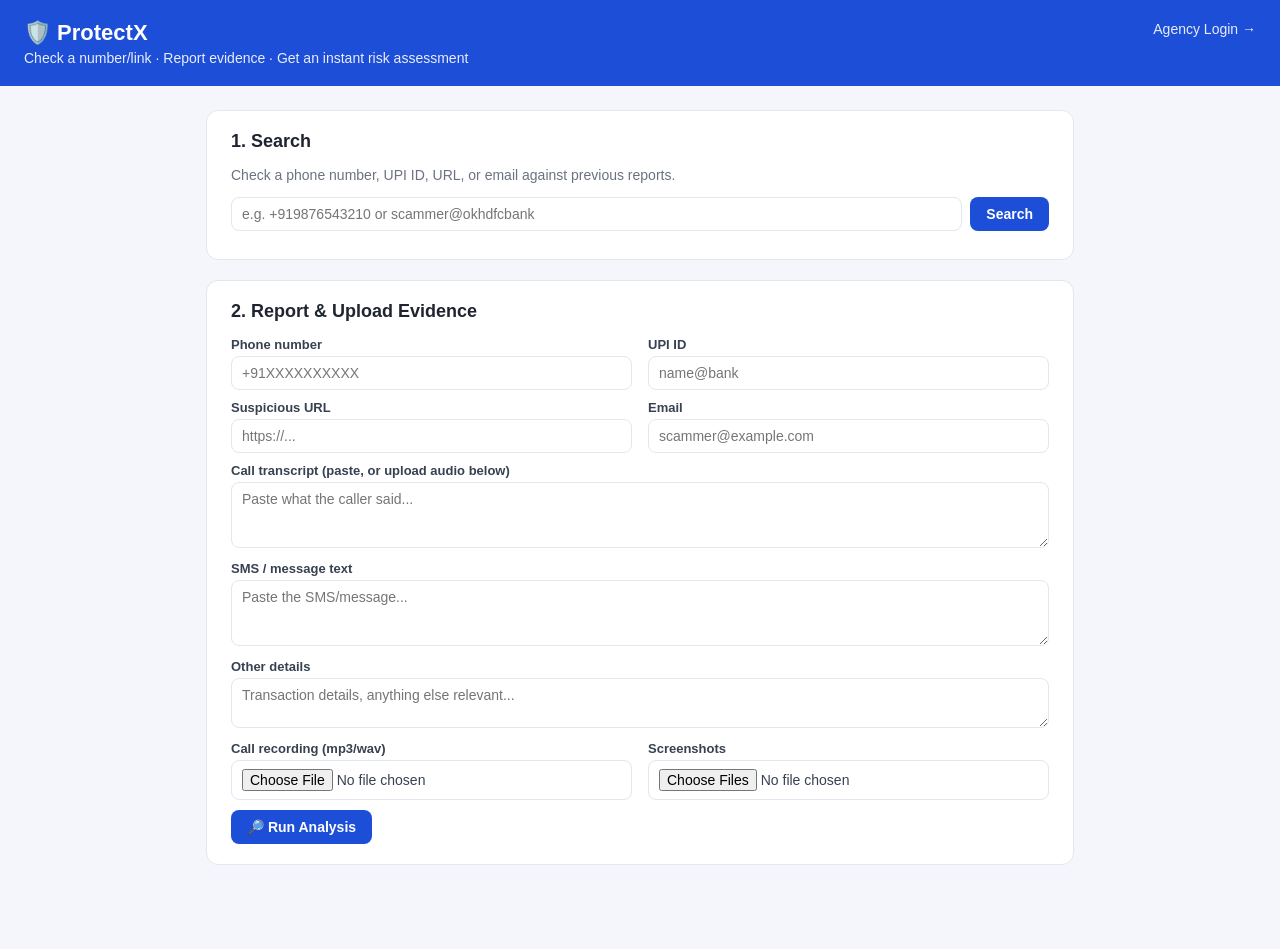
<file: frontend/index.html>
<!DOCTYPE html>
<html lang="en">
<head>
<meta charset="UTF-8" />
<meta name="viewport" content="width=device-width, initial-scale=1.0" />
<title>ProtectX — Check &amp; Report Fraud</title>
<link rel="stylesheet" href="style.css" />
</head>
<body>
<header class="topbar">
  <h1>🛡️ ProtectX</h1>
  <p>Check a number/link · Report evidence · Get an instant risk assessment</p>
  <nav><a href="agency.html">Agency Login →</a></nav>
</header>

<main class="container">

  <!-- SEARCH -->
  <section class="card">
    <h2>1. Search</h2>
    <p class="muted">Check a phone number, UPI ID, URL, or email against previous reports.</p>
    <div class="row">
      <input id="searchInput" type="text" placeholder="e.g. +919876543210 or scammer@okhdfcbank" />
      <button onclick="doSearch()">Search</button>
    </div>
    <div id="searchResult" class="result-box hidden"></div>
  </section>

  <!-- REPORT -->
  <section class="card">
    <h2>2. Report &amp; Upload Evidence</h2>
    <form id="reportForm">
      <div class="grid2">
        <label>Phone number
          <input name="phone_number" type="text" placeholder="+91XXXXXXXXXX" />
        </label>
        <label>UPI ID
          <input name="upi_id" type="text" placeholder="name@bank" />
        </label>
        <label>Suspicious URL
          <input name="reported_url" type="text" placeholder="https://..." />
        </label>
        <label>Email
          <input name="email" type="text" placeholder="scammer@example.com" />
        </label>
      </div>

      <label>Call transcript (paste, or upload audio below)
        <textarea name="call_transcript_text" rows="3" placeholder="Paste what the caller said..."></textarea>
      </label>

      <label>SMS / message text
        <textarea name="sms_text" rows="3" placeholder="Paste the SMS/message..."></textarea>
      </label>

      <label>Other details
        <textarea name="other_details" rows="2" placeholder="Transaction details, anything else relevant..."></textarea>
      </label>

      <div class="grid2">
        <label>Call recording (mp3/wav)
          <input name="audio" type="file" accept="audio/*" />
        </label>
        <label>Screenshots
          <input name="screenshots" type="file" accept="image/*" multiple />
        </label>
      </div>

      <button type="submit">🔎 Run Analysis</button>
    </form>

    <div id="reportLoading" class="hidden muted">Analyzing evidence… this can take a moment.</div>
  </section>

  <!-- RESULTS -->
  <section id="resultsSection" class="card hidden">
    <h2>3. Results</h2>
    <div id="resultsBox"></div>
  </section>

</main>

<script src="app.js"></script>
</body>
</html>
</file>
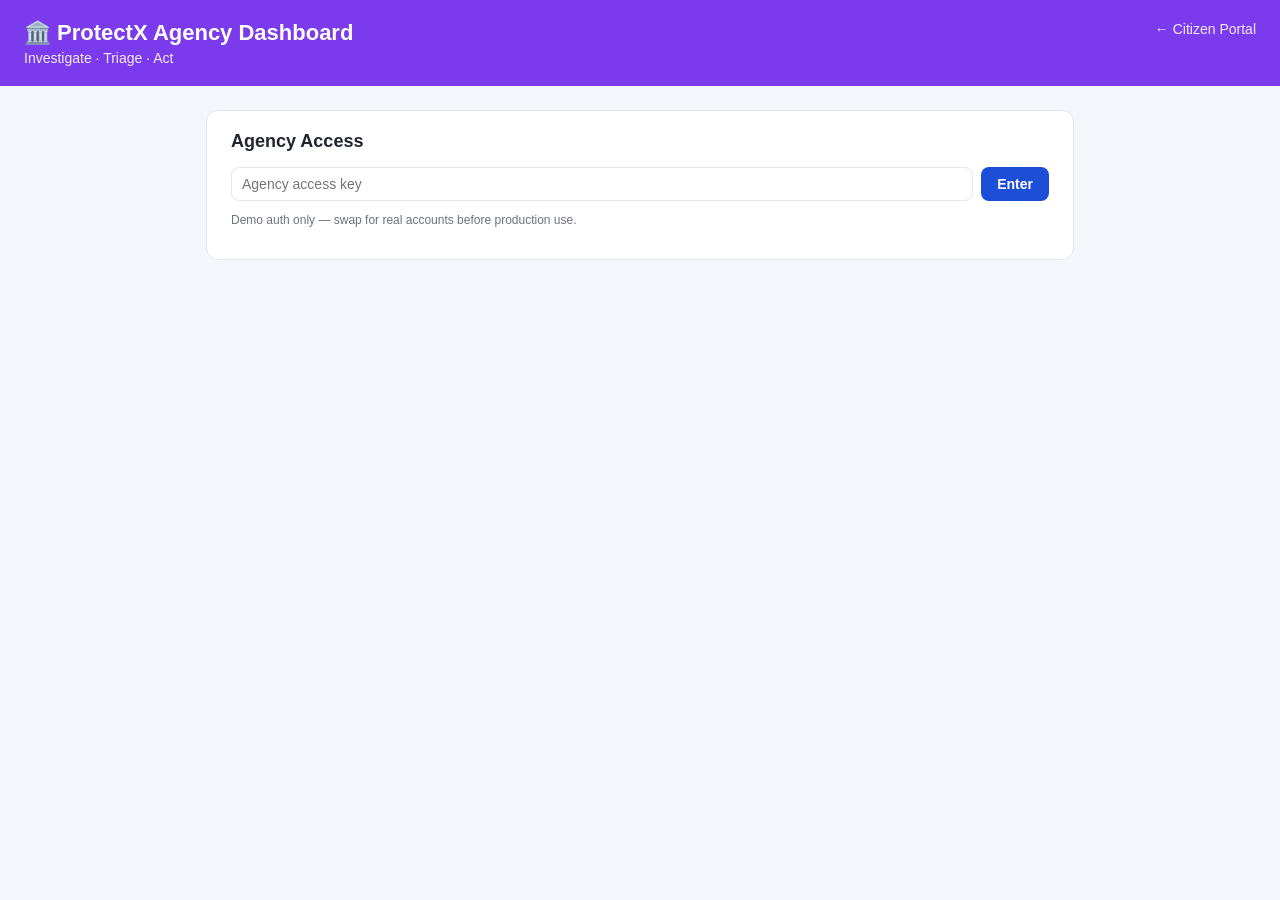
<file: frontend/agency.html>
<!DOCTYPE html>
<html lang="en">
<head>
<meta charset="UTF-8" />
<meta name="viewport" content="width=device-width, initial-scale=1.0" />
<title>ProtectX — Agency Dashboard</title>
<link rel="stylesheet" href="style.css" />
</head>
<body>
<header class="topbar agency">
  <h1>🏛️ ProtectX Agency Dashboard</h1>
  <p>Investigate · Triage · Act</p>
  <nav><a href="index.html">← Citizen Portal</a></nav>
</header>

<main class="container">

  <!-- LOGIN -->
  <section id="loginSection" class="card">
    <h2>Agency Access</h2>
    <div class="row">
      <input id="agencyKey" type="password" placeholder="Agency access key" />
      <button onclick="agencyLogin()">Enter</button>
    </div>
    <p class="muted small">Demo auth only — swap for real accounts before production use.</p>
  </section>

  <div id="dashboard" class="hidden">

    <!-- STATS -->
    <section class="card">
      <h2>Dashboard Overview</h2>
      <div id="statsBox" class="grid4"></div>
    </section>

    <!-- CASE LIST -->
    <section class="card">
      <h2>Case Management</h2>
      <div class="row">
        <select id="filterStatus">
          <option value="">All statuses</option>
          <option value="new">New</option>
          <option value="investigating">Investigating</option>
          <option value="verified">Verified</option>
          <option value="resolved">Resolved</option>
        </select>
        <select id="filterRisk">
          <option value="">All risk levels</option>
          <option value="high">High</option>
          <option value="medium">Medium</option>
          <option value="low">Low</option>
        </select>
        <button onclick="loadCases()">Refresh</button>
      </div>
      <table id="casesTable">
        <thead>
          <tr><th>ID</th><th>Created</th><th>Phone</th><th>URL</th><th>Risk</th><th>Score</th><th>Status</th><th></th></tr>
        </thead>
        <tbody></tbody>
      </table>
    </section>

    <!-- CASE DETAIL -->
    <section id="caseDetailSection" class="card hidden">
      <h2>Case Detail</h2>
      <div id="caseDetailBox"></div>
    </section>

  </div>

</main>

<script src="app.js"></script>
</body>
</html>
</file>
<file: frontend/style.css>
:root {
  --blue: #1d4ed8;
  --green: #16a34a;
  --amber: #d97706;
  --red: #dc2626;
  --bg: #f4f6fb;
  --card: #ffffff;
  --border: #e2e6ef;
  --text: #1f2430;
  --muted: #6b7280;
}

* { box-sizing: border-box; }

body {
  margin: 0;
  font-family: -apple-system, BlinkMacSystemFont, "Segoe UI", Roboto, sans-serif;
  background: var(--bg);
  color: var(--text);
}

.topbar {
  background: var(--blue);
  color: white;
  padding: 20px 24px;
  position: relative;
}
.topbar.agency { background: #7c3aed; }
.topbar h1 { margin: 0 0 4px 0; font-size: 22px; }
.topbar p { margin: 0; opacity: 0.9; font-size: 14px; }
.topbar nav { position: absolute; top: 20px; right: 24px; }
.topbar nav a { color: white; text-decoration: none; font-size: 14px; opacity: 0.9; }
.topbar nav a:hover { text-decoration: underline; }

.container {
  max-width: 900px;
  margin: 0 auto;
  padding: 24px 16px 64px;
}

.card {
  background: var(--card);
  border: 1px solid var(--border);
  border-radius: 12px;
  padding: 20px 24px;
  margin-bottom: 20px;
}
.card h2 { margin-top: 0; font-size: 18px; }

.muted { color: var(--muted); font-size: 14px; }
.small { font-size: 12px; }
.hidden { display: none !important; }

.row { display: flex; gap: 8px; margin-bottom: 8px; }
.row input, .row select { flex: 1; }

input, textarea, select {
  width: 100%;
  padding: 8px 10px;
  border: 1px solid var(--border);
  border-radius: 8px;
  font-size: 14px;
  font-family: inherit;
}

label {
  display: block;
  font-size: 13px;
  font-weight: 600;
  margin-bottom: 10px;
  color: #374151;
}
label input, label textarea { margin-top: 4px; font-weight: 400; }

.grid2 { display: grid; grid-template-columns: 1fr 1fr; gap: 0 16px; }
.grid4 { display: grid; grid-template-columns: repeat(4, 1fr); gap: 12px; }

button {
  background: var(--blue);
  color: white;
  border: none;
  padding: 9px 16px;
  border-radius: 8px;
  font-size: 14px;
  font-weight: 600;
  cursor: pointer;
}
button:hover { opacity: 0.92; }

.result-box {
  margin-top: 12px;
  padding: 14px;
  border-radius: 8px;
  background: #f9fafb;
  border: 1px solid var(--border);
  font-size: 14px;
}

.risk-badge {
  display: inline-block;
  padding: 3px 10px;
  border-radius: 999px;
  font-size: 12px;
  font-weight: 700;
  color: white;
}
.risk-high { background: var(--red); }
.risk-medium { background: var(--amber); }
.risk-low { background: var(--green); }

.stat-tile {
  background: #f9fafb;
  border: 1px solid var(--border);
  border-radius: 10px;
  padding: 14px;
  text-align: center;
}
.stat-tile .num { font-size: 24px; font-weight: 700; }
.stat-tile .label { font-size: 12px; color: var(--muted); }

table { width: 100%; border-collapse: collapse; margin-top: 12px; font-size: 13px; }
th, td { text-align: left; padding: 8px 6px; border-bottom: 1px solid var(--border); }
th { color: var(--muted); font-weight: 600; }
tr:hover { background: #f9fafb; cursor: pointer; }

ul.reasoning { margin: 8px 0 0 0; padding-left: 18px; }
ul.reasoning li { margin-bottom: 4px; }
</file>
